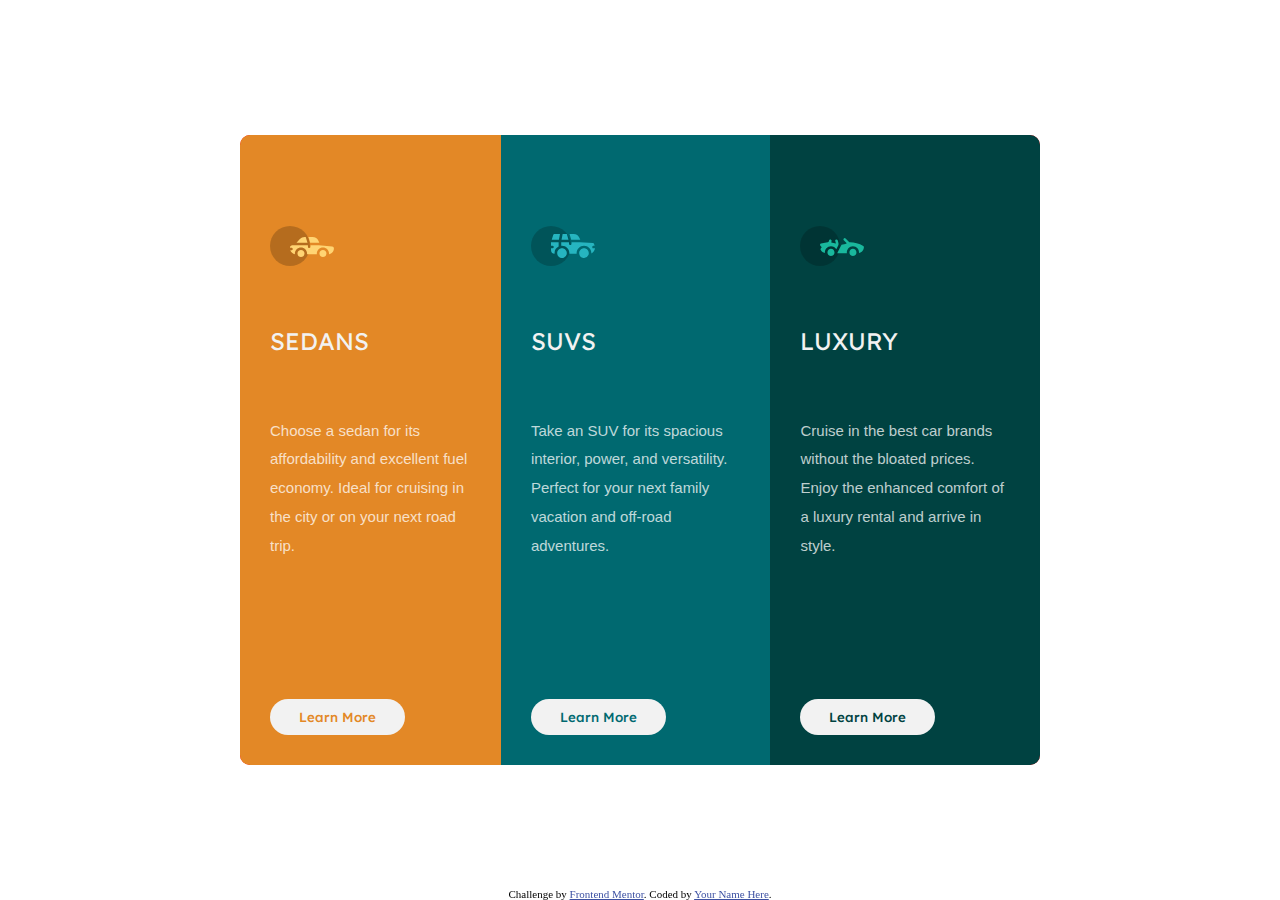
<file: 3-column-preview-card-component-main/index.html>
<!DOCTYPE html>
<html lang="en">

<head>
  <meta charset="UTF-8">
  <meta name="viewport" content="width=device-width, initial-scale=1.0">
  <!-- displays site properly based on user's device -->

  <link rel="icon" type="image/png" sizes="32x32" href="./images/favicon-32x32.png">

  <title>Frontend Mentor | 3-column preview card component</title>
  <link rel="preconnect" href="https://fonts.googleapis.com">
  <link rel="preconnect" href="https://fonts.gstatic.com" crossorigin>
  <link
    href="https://fonts.googleapis.com/css2?family=Lexend+Deca:wght@100..900&family=Montserrat:ital,wght@0,100..900;1,100..900&family=Poppins:ital,wght@0,100;0,200;0,300;0,400;0,500;0,600;0,700;0,800;0,900;1,100;1,200;1,300;1,400;1,500;1,600;1,700;1,800;1,900&display=swap"
    rel="stylesheet">

  <!-- Feel free to remove these styles or customise in your own stylesheet 👍 -->
  <style>
    * {
      padding: 0;
      margin: 0;
      box-sizing: border-box;
    }

    body {
      width: 100vw;
      height: 100vh;
      overflow-y: auto;
      display: flex;
      justify-content: center;
      align-items: center;
      border-radius: 25px;
    }

    .container {
      width: 800px;
      height: 70%;
      display: flex;
      background-color: hsl(0, 100%, 50%);
      border-radius: 10px;
      overflow: hidden;
    }

    .box1 {
      background-color: hsl(31, 77%, 52%);
      padding: 30px;
      display: flex;
      flex-direction: column;
      justify-content: space-between;
    }

    .box2 {
      background-color: hsl(184, 100%, 22%);
      padding: 30px;
      display: flex;
      flex-direction: column;
      justify-content: space-between;
    }

    .box3 {
      background-color: hsl(179, 100%, 13%);
      padding: 30px;
      display: flex;
      flex-direction: column;
      justify-content: space-between;
    }

    h2 {
      color: hsl(0, 0%, 95%);
      text-transform: uppercase;
      font-family: "Lexend Deca", sans-serif;
      font-optical-sizing: auto;
      font-weight: 400;
    }

    .sub-box {
      height: 80%;
      display: flex;
      flex-direction: column;
      justify-content: space-evenly;
    }

    p {
      font-family: "Big Shoulders Display", sans-serif;
      font-optical-sizing: auto;
      font-weight: 400;
      color: hsla(0, 0%, 100%, 0.75);
      font-size: 15px;
      line-height: 1.8rem;
    }

    button {
      width: 135px;
      padding: 10px;
      border: hsl(0, 0%, 95%);
      background-color: hsl(0, 0%, 95%);
      border-radius: 50px;
      transition: all 0.5s ease;
      font-weight: 500;
      font-family: "Lexend Deca", sans-serif;
    }

    button:hover {
      cursor: pointer;
      border: 1px solid hsl(0, 0%, 95%);
      background: transparent;
    }

    .box1 button:hover {
      color: hsl(0, 0%, 95%);
    }

    .box2 button:hover {
      color: hsl(0, 0%, 95%);
    }

    .box3 button:hover {
      color: hsl(0, 0%, 95%);
    }

    .box1 button {
      color: hsl(31, 77%, 52%);
    }

    .box2 button {
      color: hsl(184, 100%, 22%);
    }

    .box3 button {
      color: hsl(179, 100%, 13%);
    }

    img {
      width: 64px;
      height: 40px;
      display: block;
      object-fit: cover;
    }

    .attribution {
      position: fixed;
      bottom: 0;
      font-size: 11px;
      text-align: center;
    }

    .attribution a {
      color: hsl(228, 45%, 44%);
    }

    @media (max-width: 768px) {
      .container {
        width: 275px;
        height: auto;
        margin: auto 0;
        display: grid;
      }

      .box1,
      .box2,
      .box3 {
        width: 275px;
        height: 400px;
      }
    }
  </style>
</head>

<body>
  <div class="container">
    <div class="box1">
      <div class="sub-box">
        <img src="./images/icon-sedans.svg" alt="Car">
        <h2>Sedans</h2>
        <p>Choose a sedan for its affordability and excellent fuel economy. Ideal for cruising in the city
          or on your next road trip.</p>
      </div>
      <button type="button">Learn More</button>
    </div>
    <div class="box2">
      <div class="sub-box">
        <img src="./images/icon-suvs.svg" alt="Car">
        <h2>SUVS</h2>
        <p>Take an SUV for its spacious interior, power, and versatility. Perfect for your next family vacation
          and off-road adventures.</p>
      </div>
      <button type="button">Learn More</button>
    </div>
    <div class="box3">
      <div class="sub-box">
        <img src="./images/icon-luxury.svg" alt="Car">
        <h2>Luxury</h2>
        <p>Cruise in the best car brands without the bloated prices. Enjoy the enhanced comfort of a luxury
          rental and arrive in style.</p>
      </div>
      <button type="button">Learn More</button>
    </div>
  </div>
  <div class="attribution">
    Challenge by <a href="https://www.frontendmentor.io?ref=challenge" target="_blank">Frontend Mentor</a>.
    Coded by <a href="#">Your Name Here</a>.
  </div>
</body>

</html>
</file>
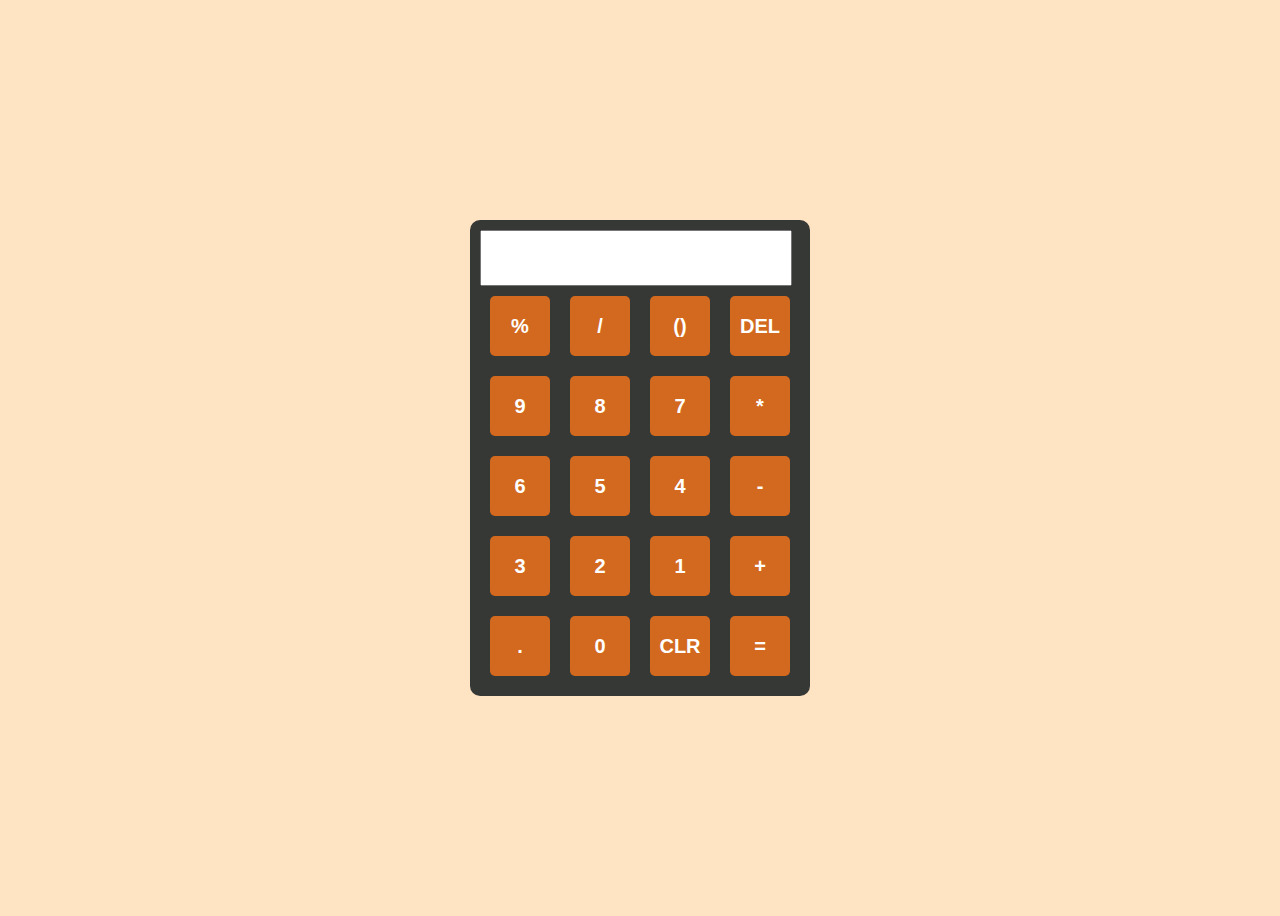
<file: Calculator/index.html>
<!DOCTYPE html>
<html lang="en">
<head>
    <meta charset="UTF-8">
    <meta name="viewport" content="width=device-width, initial-scale=1.0">
    <title>Calculator</title>
        <link rel="stylesheet" href="./index.css">
</head>
<body>
    <div class="calculator">
 <input type="text" id="display" readonly>
 <div class="buttons">
 <button onclick="appendValue('%')">%</button>
 <button onclick="appendValue('/')">/</button>
 
 <button onclick="appendValue('()')">()</button> 
 <button onclick="deleteLast()">DEL</button>
 
 <button onclick="appendValue('9')">9</button>
 <button onclick="appendValue('8')">8</button>
 <button onclick="appendValue('7')">7</button>
 <button onclick="appendValue('*')">*</button>
 <button onclick="appendValue('6')">6</button>
 <button onclick="appendValue('5')">5</button>
 <button onclick="appendValue('4')">4</button>
 <button onclick="appendValue('-')">-</button>
 <button onclick="appendValue('3')">3</button>
 <button onclick="appendValue('2')">2</button>
 <button onclick="appendValue('1')">1</button>
 <button onclick="appendValue('+')">+</button>
 <button onclick="appendValue('.')">.</button>
 <button onclick="appendValue('0')">0</button>
 <button onclick="clearDisplay()">CLR</button>
 <button onclick="calculateResult()" class="equal">=</button>
</div>
 
 

</div>
</body>
<script src="index.js"></script>

</html>
</file>
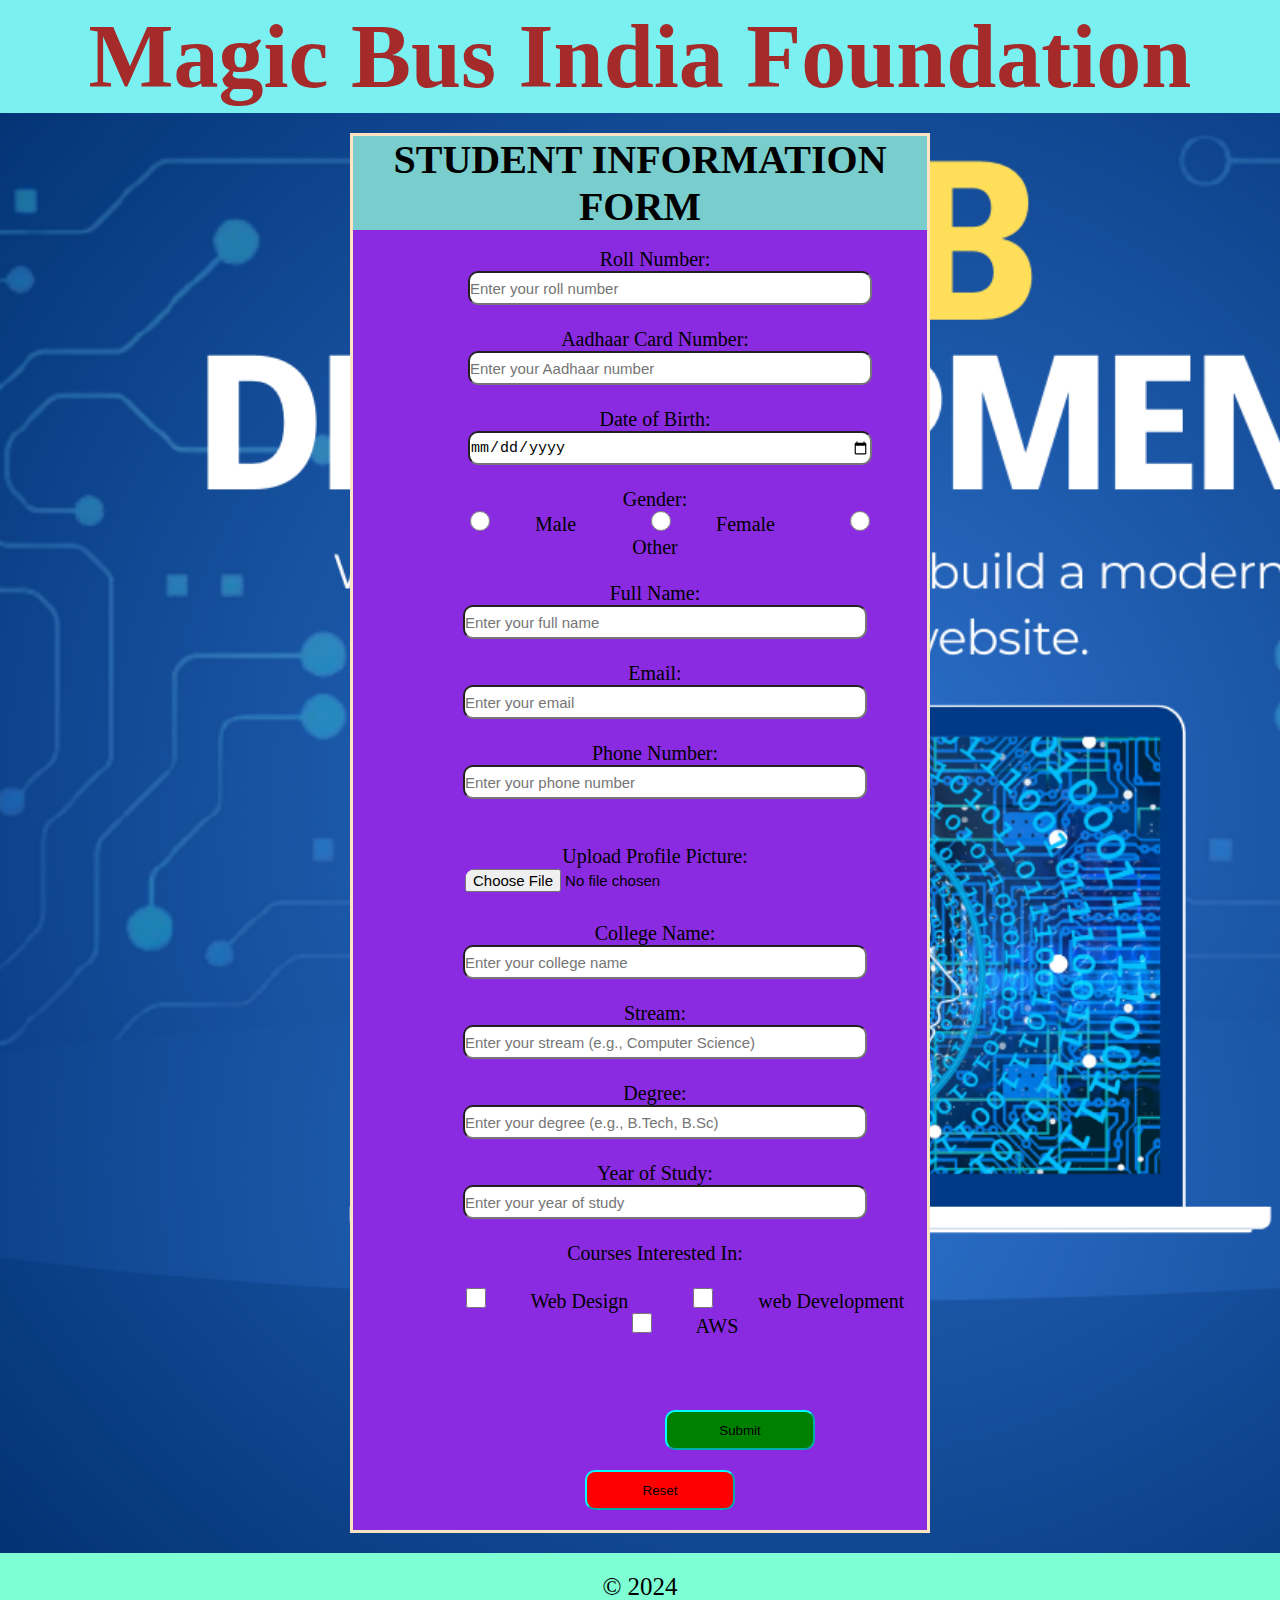
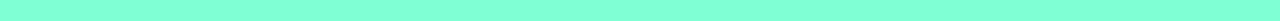
<file: form creation/index.html>
<!DOCTYPE html>
<html lang="en">

<head>
    <meta charset="UTF-8">
    <meta name="viewport" content="width=device-width, initial-scale=1.0">
    <title>Student Information Form</title>
</head>
<link rel="stylesheet" href="./index.css">

<body>
    <H1>Magic Bus India Foundation</H1>


    <form action="/submit_student_info" method="post">
        <h2>STUDENT INFORMATION FORM</h2><br>

        <!-- Personal Details Section -->
        <div id="personal">
            <label for="roll_number">Roll Number:</label><br>
            <input type="text" id="roll_number" name="roll_number" placeholder="Enter your roll number"><br><br>

            <label for="aadhaar">Aadhaar Card Number:</label><br>
            <input type="text" id="aadhaar" name="aadhaar" placeholder="Enter your Aadhaar number"><br><br>

            <label for="dob">Date of Birth:</label><br>
            <input type="date" id="dob" name="dob"><br><br>
        </div>

        <div id="gender">
            <p>Gender:</p>
            
            <input type="radio" id="male" name="gender" value="Male">
            <label for="male">Male</label>
            <input type="radio" id="female" name="gender" value="Female">
            <label for="female">Female</label>
            <input type="radio" id="other" name="gender" value="Other">
            <label for="other">Other</label><br><br>
        </div>
        <div id="contact">
            <label for="name">Full Name:</label><br>
            <input type="text" id="name" name="name" placeholder="Enter your full name"><br><br>

            <label for="email">Email:</label><br>
            <input type="email" id="email" name="email" placeholder="Enter your email"><br><br>

            <label for="phone">Phone Number:</label><br>
            <input type="tel" id="phone" name="phone" placeholder="Enter your phone number"><br><br>
        </div>
        <div id="pic">
            <br>
            <label for="profile_pic">Upload Profile Picture:</label><br>
            <input type="file" id="profile_pic" name="profile_pic" accept="image/*"><br><br>
        </div>

        <!-- Academic Details Section -->

        <div id="education">
            <label for="college_name">College Name:</label><br>
            <input type="text" id="college_name" name="college_name" placeholder="Enter your college name"><br><br>

            <label for="stream">Stream:</label><br>
            <input type="text" id="stream" name="stream"
                placeholder="Enter your stream (e.g., Computer Science)"><br><br>

            <label for="degree">Degree:</label><br>
            <input type="text" id="degree" name="degree" placeholder="Enter your degree (e.g., B.Tech, B.Sc)"><br><br>

            <label for="year_of_study">Year of Study:</label><br>
            <input type="number" id="year_of_study" name="year_of_study" min="1" max="4"
                placeholder="Enter your year of study"><br><br>
        </div>
        <!-- Courses -->
        <div id="course">
            <p>Courses Interested In:</p><br>
            <input type="checkbox" id="Web Design" name="courses" value="Web Design">
            <label for="Web Design">Web Design</label>
            <input type="checkbox" id="web Development" name="courses" value="web Development">
            <label for="web Development">web Development</label>
            <input type="checkbox" id="AWS" name="courses" value="AWS">
            <label for="AWS">AWS</label>
        </div>
        <br> <br> <br> <br>
        <!-- Buttons -->
        <div id="button">
            <button id="btn1" type="submit">Submit</button>
            <button id="btn2" type="reset">Reset</button>
        </div>

    </form>
</body>
<footer>
    <p>&copy; 2024</p>
</footer>

</html>
</file>
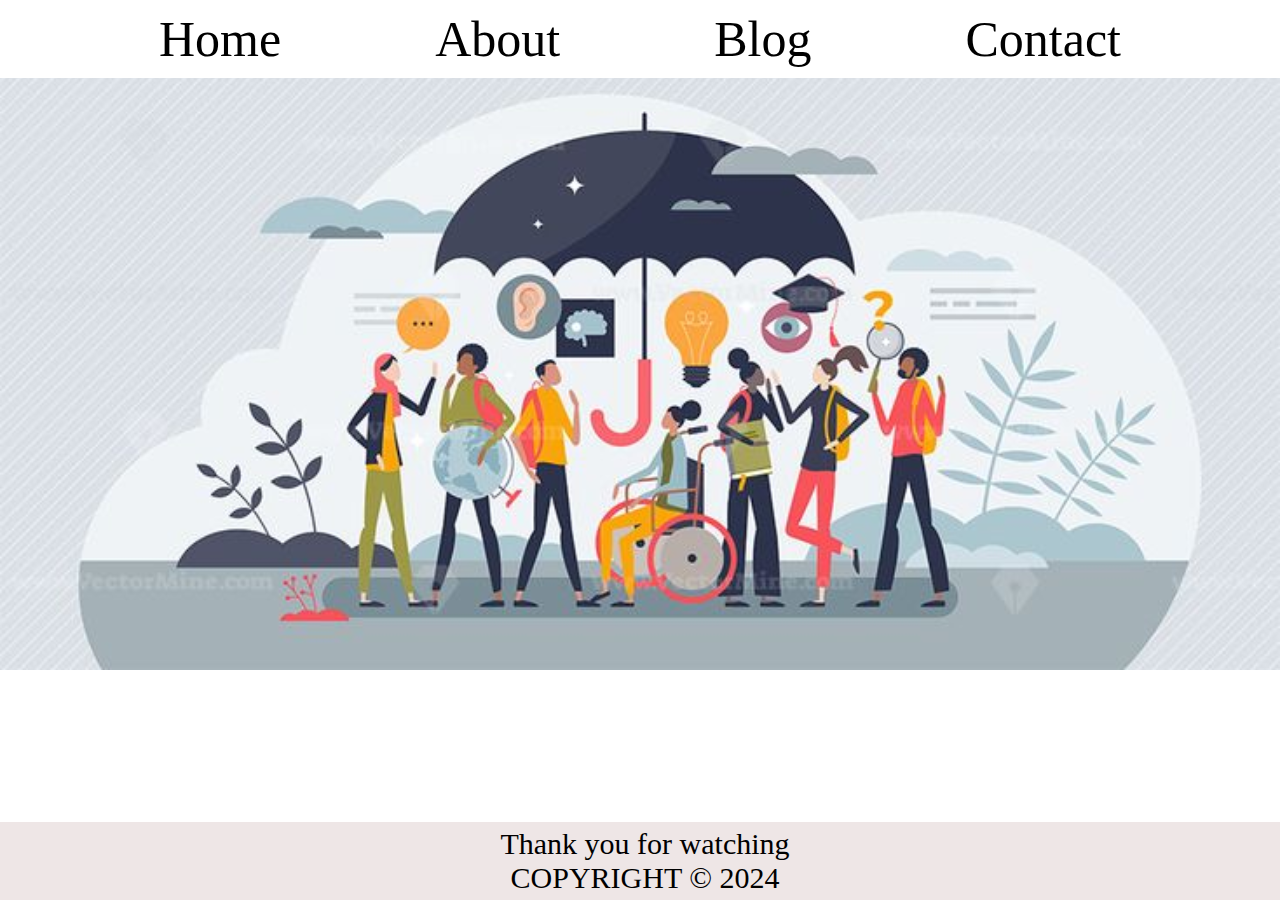
<file: htmlstructure/index.html>
<!DOCTYPE html>
<html lang="en">
<head>
    <meta charset="UTF-8">
    <meta name="viewport" content="width=device-width, initial-scale=1.0">
    <title>Sign in page</title>
    <link rel="stylesheet" href="index.css">
</head>
<body>

    <header>
      <label>Home</label>
      <label>About</label> 
      <label>Blog</label> 
      <label>Contact</label>   
    </header>
    <!-- <div>
        <label for="Email">Email  :</label>
        <input type="email" id="Email" name="email" placeholder="Enter Your Email"><br><br>
        <label for="Password">Password  :</label>
        <input type="password" id="Password" name="Password" placeholder="Enter Your Password"><br><br>
        <button>SIGN IN</button><br><br>
        <label> Don't have account? <label>Sign up</label></label>
        
       </div> -->
   <footer>
    <p>Thank you for watching</p>
    <p>COPYRIGHT &#xA9; 2024</p>
   </footer> 
</body>
</html>
</file>
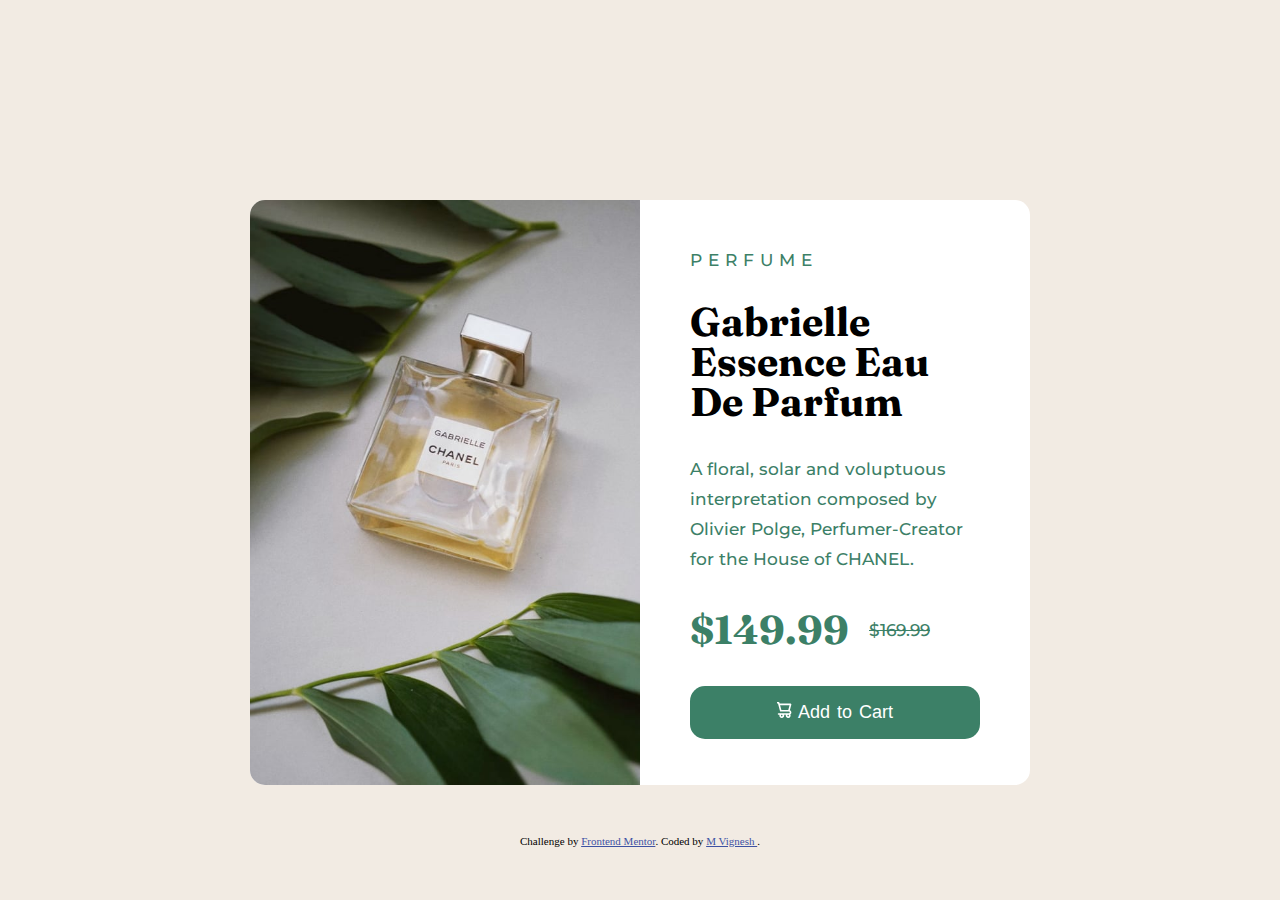
<file: product-preview-card-component-main/index.html>
<!DOCTYPE html>
<html lang="en">

<head>
  <meta charset="UTF-8">
  <meta name="viewport" content="width=device-width, initial-scale=1.0">
  <!-- displays site properly based on user's device -->

  <link rel="icon" type="image/png" sizes="32x32" href="./images/favicon-32x32.png">

  <title>Frontend Mentor | Product preview card component</title>

  <!-- Feel free to remove these styles or customise in your own stylesheet 👍 -->
  <style>
    @import url('https://fonts.googleapis.com/css2?family=Fraunces:ital,opsz,wght@0,9..144,100..900;1,9..144,100..900&family=Kumbh+Sans:wght@100..900&display=swap');
    @import url('https://fonts.googleapis.com/css2?family=Fraunces:ital,opsz,wght@0,9..144,100..900;1,9..144,100..900&family=Kumbh+Sans:wght@100..900&family=Montserrat:ital,wght@0,100..900;1,100..900&display=swap');

    * {
      margin: 0;
      padding: 0;
    }

    @media screen and (min-width: 375px) and (max-width: 700px) {
      body {
        background-color: hsl(30, 38%, 92%);
        justify-items: center;
        font-size: 14px;
      }

      #container {
        display: grid;
        grid-template-rows: 2fr 1fr;
        width: 340px;
        height: 660px;
      }

      #perfume-img {
        display: none;
      }

      #con-1 {
        background-image: url("./images/image-product-mobile.jpg");
        border-top-left-radius: 15px;
        border-top-right-radius: 15px;
        height: 290px;
        background-position: center;
        background-repeat: no-repeat;
        background-size: cover;
      }

      #con-2 {
        display: grid;
        padding: 20px;

        grid-row-gap: 15px;
      }

      button {
        height: 50px;
      }

      .text-1 {
        font-family: "Fraunces", serif;
        font-weight: 700;
        font-size: 33px;
      }

      #line {
        line-height: 30px;
        color: black;
      }

      #line2 {
        line-height: 20px;
      }

      #price-strick {
        margin-top: 10px;
        margin-left: 15px;
        text-decoration: line-through;
      }
    }

    @media screen and (min-width: 701px) {
      body {
        background-color: hsl(30, 38%, 92%);
        justify-items: center;
        font-size: 17px;
      }

      #container {
        display: grid;
        grid-template-columns: 1fr 1fr;
        width: 780px;
        height: 585px;
      }

      #con-2 {
        display: grid;
        padding: 50px;
      }

      .text-1 {
        font-family: "Fraunces", serif;
        font-weight: 700;
        font-size: 40px;
      }

      #line {
        line-height: 40px;
        color: black;
      }

      #line2 {
        line-height: 30px;
      }

      #price-strick {
        margin-top: 15px;
        margin-left: 20px;
        text-decoration: line-through;
      }

    }

    #container {
      margin-top: 200px;
      background-color: white;
      font-family: "Montserrat", sans-serif;
      font-weight: 500;
      border-radius: 15px;
      color: hsl(158, 36%, 37%);
      margin-bottom: 50px;
    }

    #perfume-img {
      width: 100%;
      border-top-left-radius: 15px;
      border-bottom-left-radius: 15px;
    }

    button {
      background-color: hsl(158, 36%, 37%);
      border-radius: 15px;
      border: 0px;
      word-spacing: 2px;
      color: white;
      font-size: 18px;
    }

    .price {
      display: grid;
      grid-template-columns: 1fr 1fr;
    }

    #per {
      font-family: 700;
      letter-spacing: 6px;
    }


    .attribution {
      font-size: 11px;
      text-align: center;
    }

    .attribution a {
      color: hsl(228, 45%, 44%);
    }
  </style>
</head>

<body>
  <div id="container">
    <div id="con-1">
      <img src="./images/image-product-desktop.jpg" alt="Perfume-img" id="perfume-img">
    </div>
    <div id="con-2">
      <div id="per">PERFUME</div>
      <div class="text-1" id="line"> Gabrielle Essence Eau De Parfum</div>
      <div id="line2">A floral, solar and voluptuous interpretation composed by Olivier Polge,
        Perfumer-Creator for the House of CHANEL.</div>
      <div class="price">
        <div class="text-1">$149.99</div>
        <div id="price-strick">$169.99</div>
      </div>
      <button><img src="./images/icon-cart.svg" alt="cart-logo"> Add to Cart</button>
    </div>
  </div>


  <div class="attribution">
    Challenge by <a href="https://www.frontendmentor.io?ref=challenge" target="_blank">Frontend Mentor</a>.
    Coded by <a href="#">  M Vignesh </a>.
  </div>
</body>

</html>
</file>
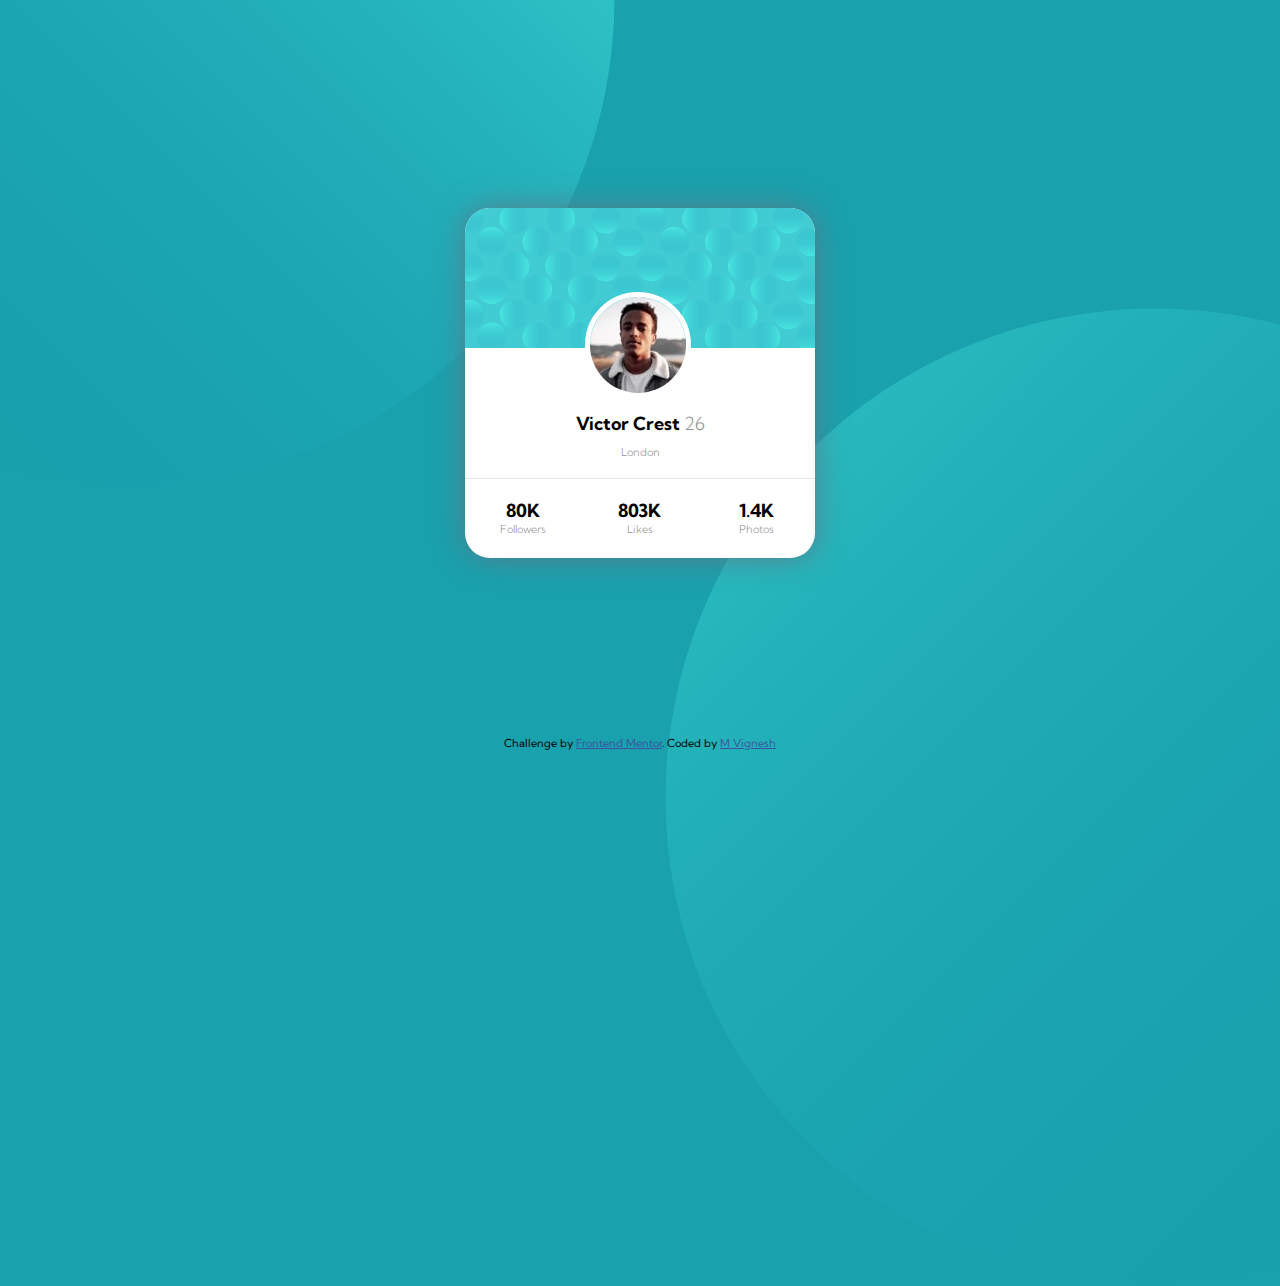
<file: profile-card-component-main/index.html>
<!DOCTYPE html>
<html lang="en">

<head>
  <meta charset="UTF-8">
  <meta name="viewport" content="width=device-width, initial-scale=1.0">
  <link rel="icon" type="image/png" sizes="32x32" href="./images/favicon-32x32.png">
  <title>Frontend Mentor | Profile card component</title>

  <!-- Feel free to remove these styles or customise in your own stylesheet 👍 -->
  <style>
    @import url('https://fonts.googleapis.com/css2?family=Kumbh+Sans:wght@100..900&display=swap');

    body {
      text-align: center;
      font-family: "Kumbh Sans", serif;
      background-color: #19a1ad;
    }

    #cont {
      position: relative;
      display: grid;
      grid-template-columns: auto auto auto;
      justify-content: center;
    }

    #con {
      position: relative;
      justify-content: center;
    }

    #card-top {
      position: relative;
      top: -500px;
      left: 150px;
    }

    #card-bottom {
      position: relative;
      top: 300px;
      right: 150px;
    }

    .container {
      z-index: 1;
      background-color: white;
      border-radius: 25px;
      margin-top: 200px;
      width: 350px;
      height: 350px;
      box-shadow: 0px 0px 30px hsla(227, 10%, 46%, 0.806);
    }

    #card-bg {
      border-top-left-radius: 25px;
      border-top-right-radius: 25px;
    }

    #pic {
      border: 5px solid white;
      border-radius: 50%;
      position: absolute;
      top: -60px;
      left: 120px;
    }

    #con-1 {
      display: grid;
      grid-template-rows: 1fr 1fr;
      grid-row-gap: 10px;
      padding-top: 60px;
      margin-bottom: 10px;
    }

    #con-2 {
      display: grid;
      padding-top: 20px;
      grid-template-columns: 1fr 1fr 1fr;
      border-top: 1px solid hsla(0, 0%, 59%, 0.238);
      width: 350px;
    }

    .text-1 {
      font-size: 18px;
      font-weight: 700;
    }

    #age {
      font-size: 18px;
    }

    .text-2 {
      color: hsl(0, 0%, 59%);
      font-size: 11px;
      font-weight: 300;
    }

    .attribution {
      position: relative;
      top: -250px;
      font-size: 11px;
      text-align: center;
    }

    .attribution a {
      color: hsl(228, 45%, 44%);
    }
  </style>
</head>

<body>

  <div id="cont">
    <img src="./images/bg-pattern-top.svg" alt="top-img" id="card-top">

    <div class="container">
      <img src="./images/bg-pattern-card.svg" alt="cardbg" id="card-bg">

      <div id="con">
        <img src="./images/image-victor.jpg" alt="pic" id="pic">
        <div id="con-1">
          <div class="text-1">Victor Crest <span class="text-2" id="age"> 26</span></div>
          <div class="text-2">London</div>
        </div>
      </div>

      <div id="con-2">
        <div class="text-1">80K</div>
        <div class="text-1">803K</div>
        <div class="text-1">1.4K</div>
        <div class="text-2">Followers</div>
        <div class="text-2">Likes</div>
        <div class="text-2">Photos</div>
      </div>
    </div>

    <img src="./images/bg-pattern-bottom.svg" alt="bottom-img" id="card-bottom">
  </div>
  <div class="attribution">
    Challenge by <a href="https://www.frontendmentor.io?ref=challenge" target="_blank">Frontend Mentor</a>.
    Coded by <a href="#">M Vignesh</a>
  </div>

</body>

</html>
</file>
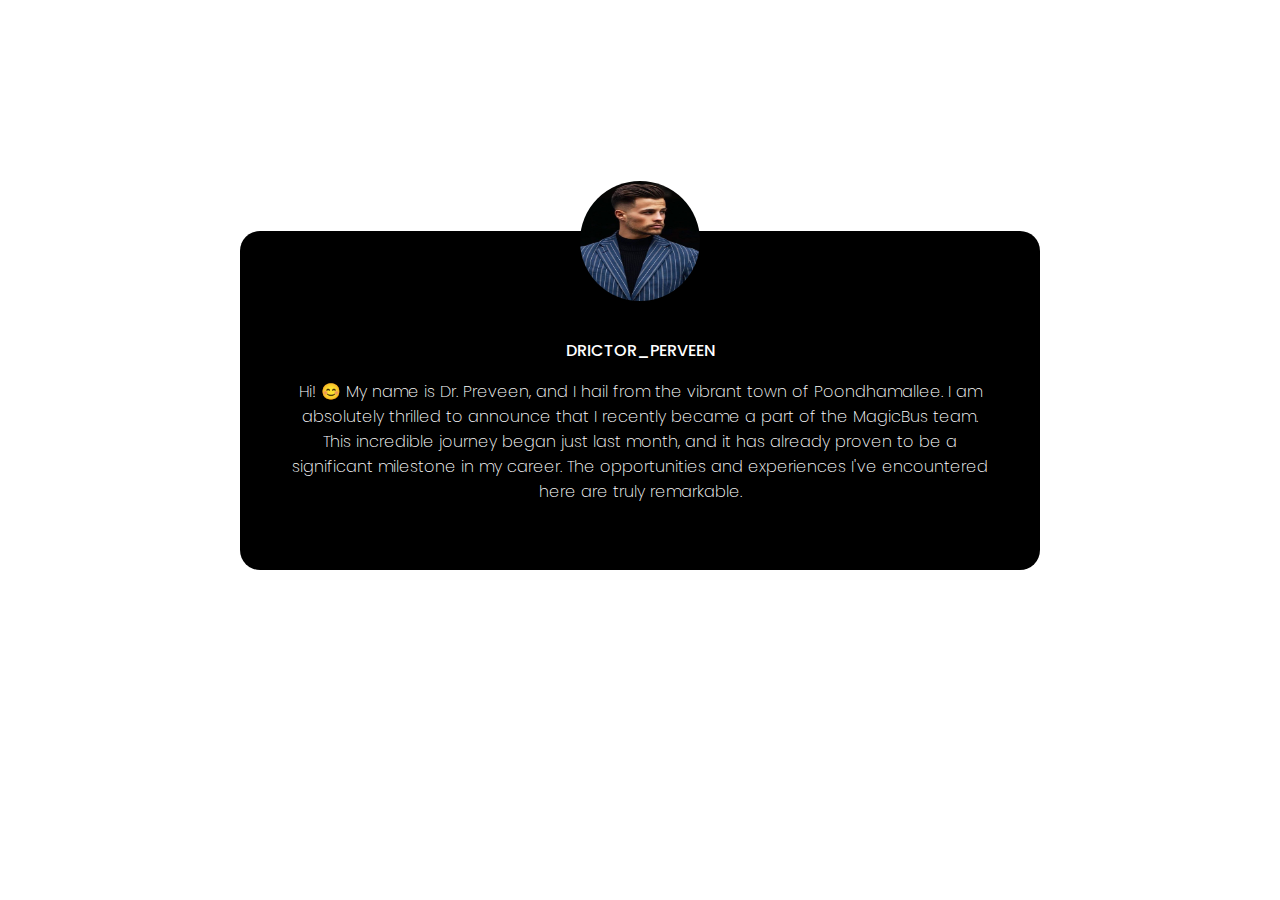
<file: testiminial/index.html>
<!DOCTYPE html>
<html lang="en">

<head>
    <meta charset="UTF-8">
    <meta name="viewport" content="width=device-width, initial-scale=1.0">
    <title>day-1 project</title>
    <link rel="stylesheet" href="./index.css">
    <link rel="preconnect" href="https://fonts.googleapis.com">
    <link rel="preconnect" href="https://fonts.gstatic.com" crossorigin>
    <link
        href="https://fonts.googleapis.com/css2?family=Poppins:ital,wght@0,100;0,200;0,300;0,400;0,500;0,600;0,700;0,800;0,900;1,100;1,200;1,300;1,400;1,500;1,600;1,700;1,800;1,900&display=swap"
        rel="stylesheet">
</head>

<body>
    <div class="container">
        <img src="" alt="profile" class="profile">
        <p class="profile_name"></p>
        <p class="content"> </p>
    </div>
</body>
<script src="./index.js"></script>

</html>
</file>
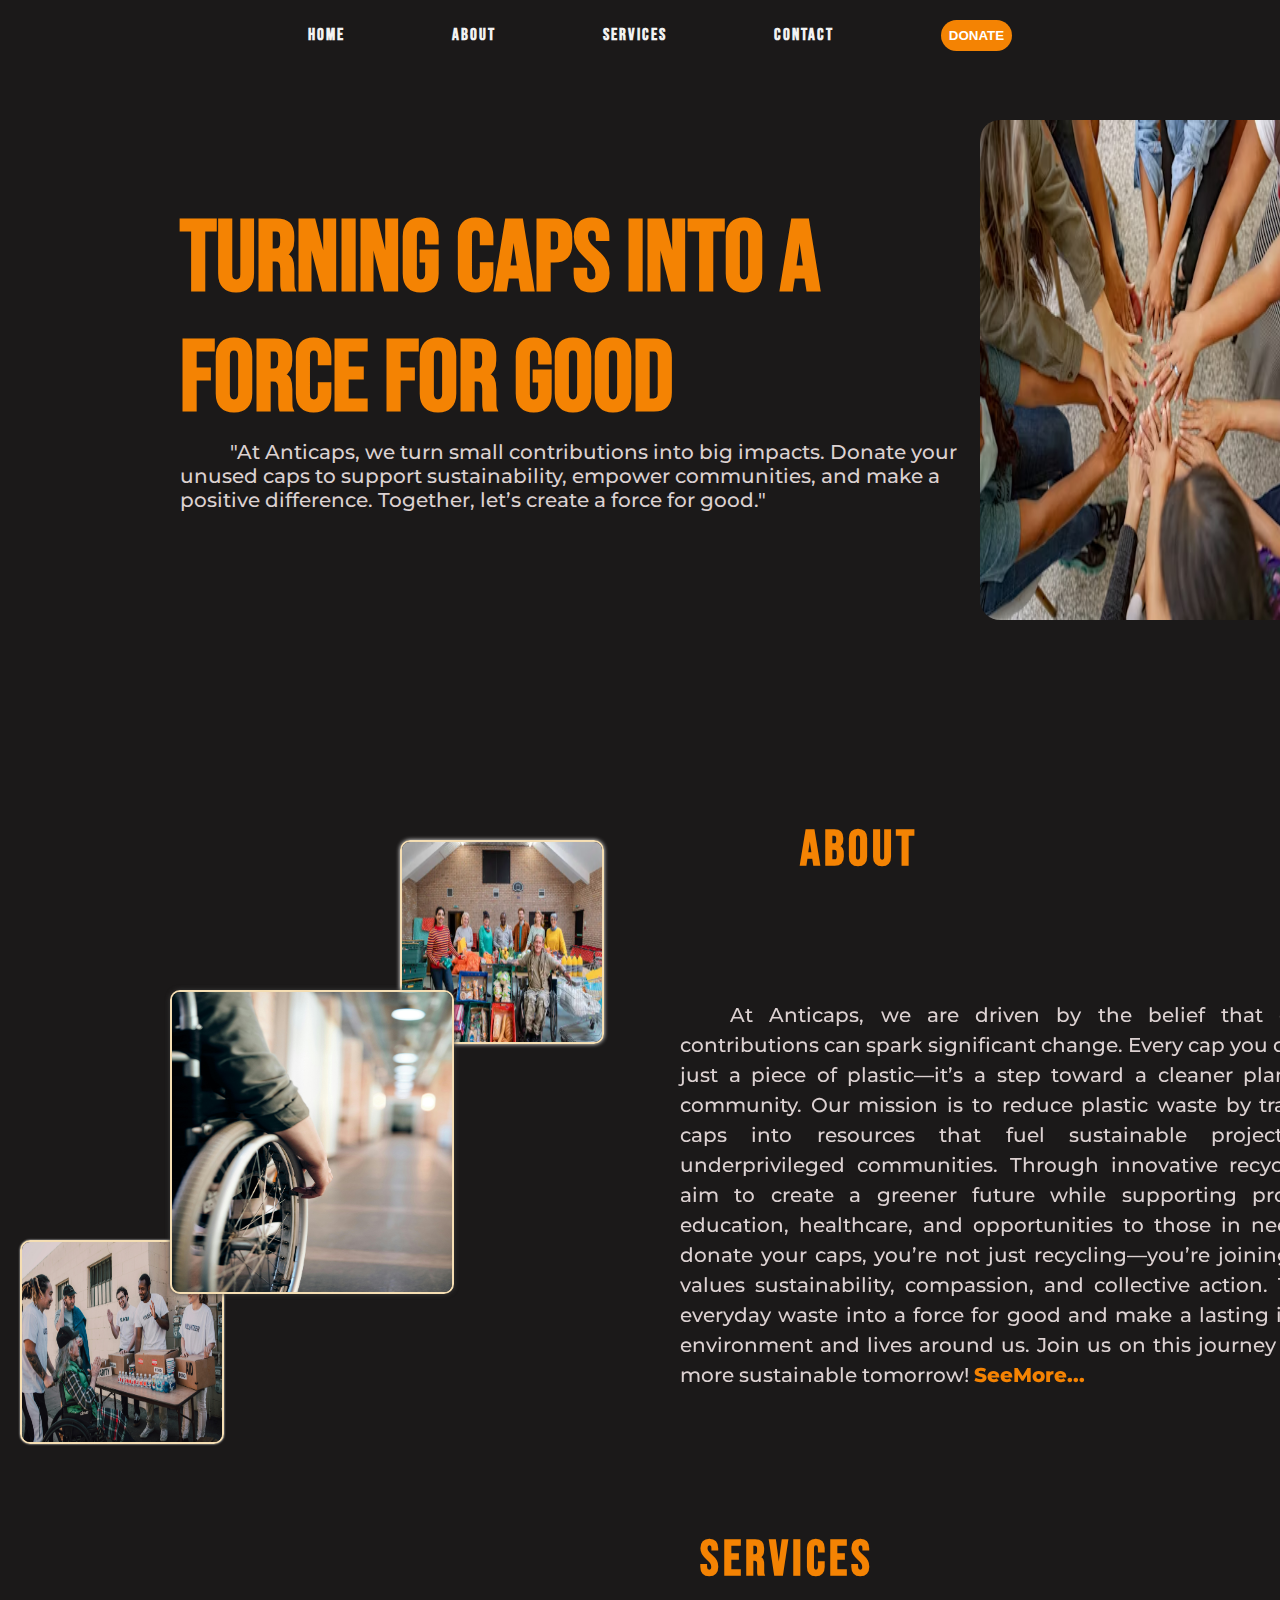
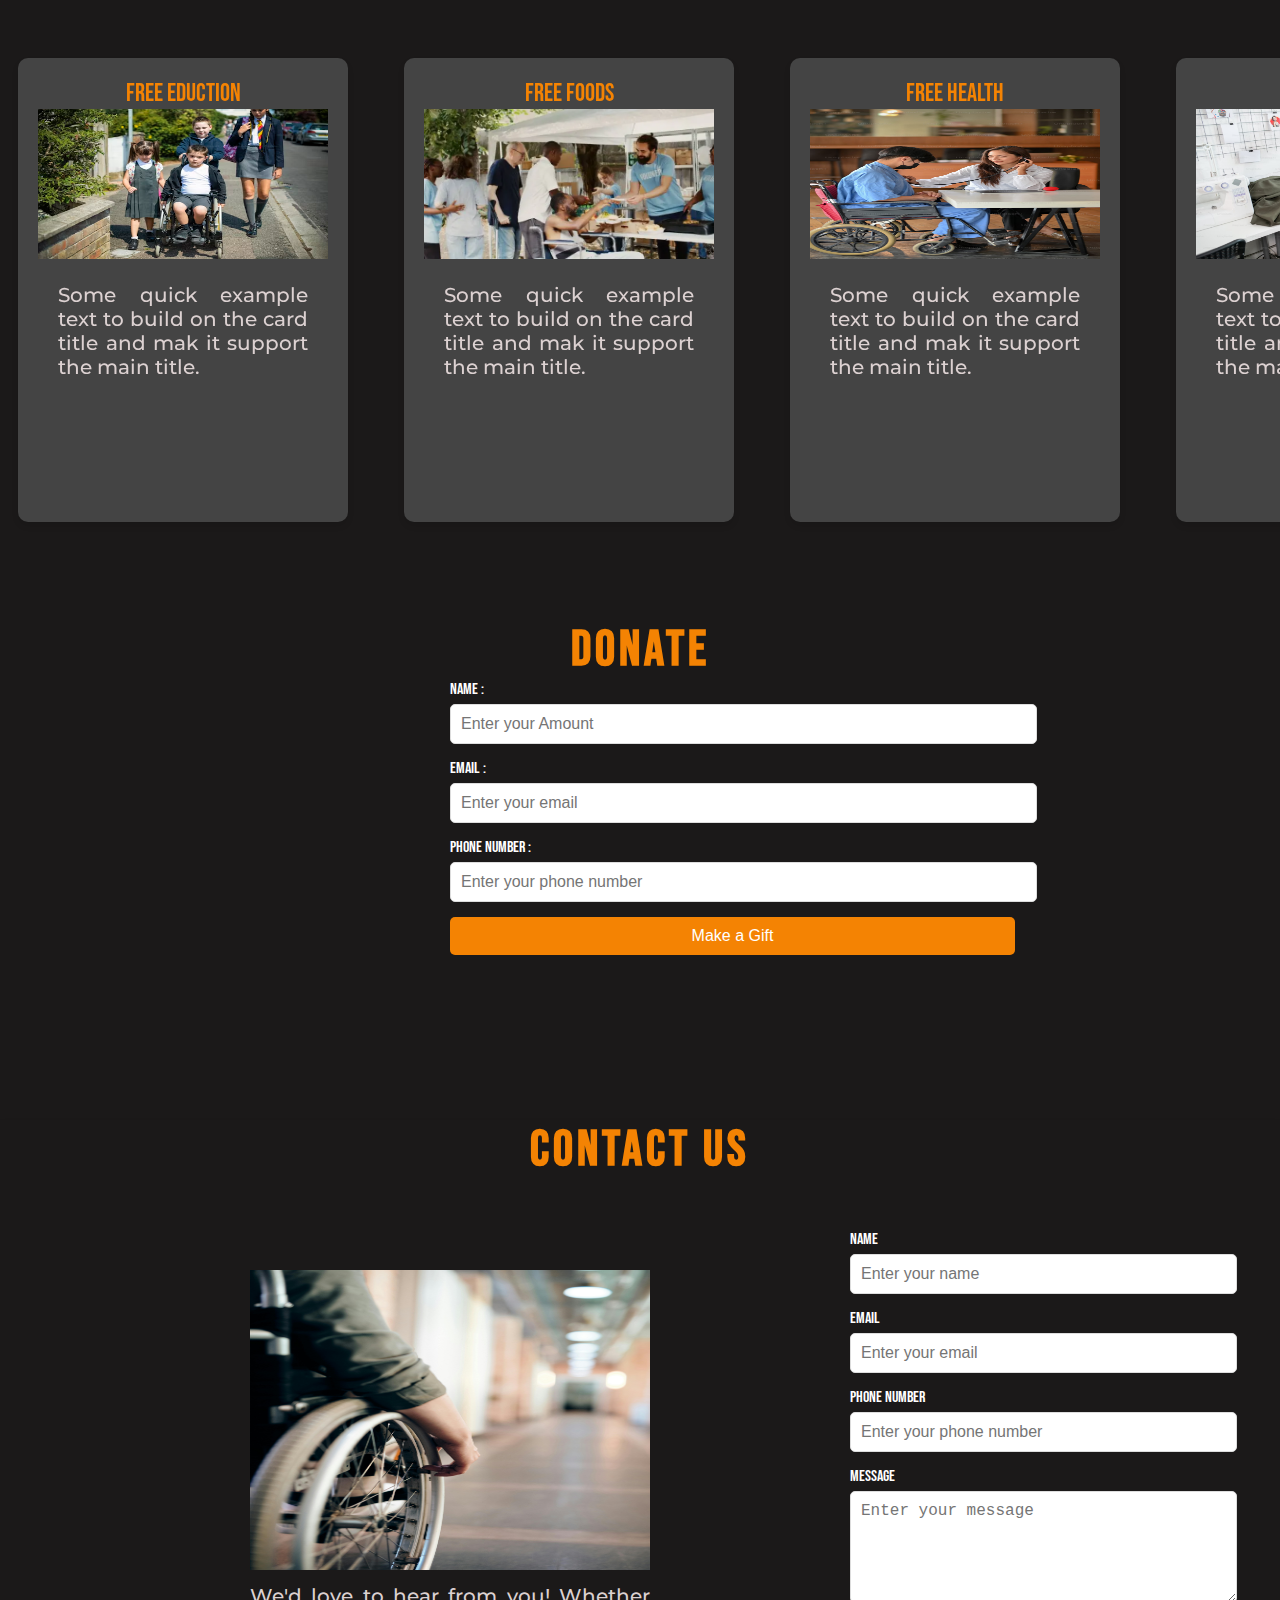
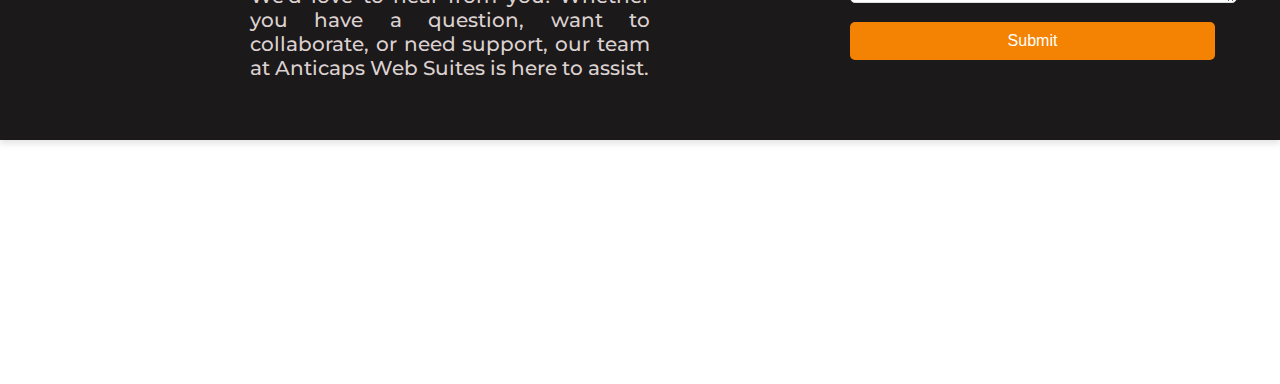
<file: website/index.html>
<!DOCTYPE html>
<html lang="en">

<head>
    <meta charset="UTF-8">
    <meta name="viewport" content="width=device-width, initial-scale=1.0">
    <title>From</title>
    <link rel="stylesheet" href="./index.css">
    <link rel="preconnect" href="https://fonts.googleapis.com">
    <link rel="preconnect" href="https://fonts.gstatic.com" crossorigin>
    <link
        href="https://fonts.googleapis.com/css2?family=Bebas+Neue&family=Montserrat:ital,wght@0,100..900;1,100..900&display=swap"
        rel="stylesheet">
</head>

<body>
    <header>
        <div class="topnav">
            <a class="active" href="#home">Home</a>
            <a href="#about">About</a>
            <a href="#service">Services</a>
            <a href="#contact">Contact</a>
            <a href="#donate"><button class="btn">DONATE</button></a>


        </div>
    </header>

    <!-- Home section -->
    <section id="home">
        <div class="headtext">
            <h2 class="topic">Turning Caps into a Force for Good</h2>
            <p class="homepara">
                "At Anticaps, we turn small contributions into big impacts. Donate your unused caps to support
                sustainability, empower communities, and make a positive difference. Together, let’s create a force for
                good."
            </p>
        </div>
        <div class="images">
            <img src="home.avif" alt="" class="homeimg">
        </div>



    </section>

    <!-- About section -->

    <section id="about">

        <div class="aboutimg">
            <img src="./pexels-marcus-aurelius-4064229.jpg" alt="" class="mid">
            <img src="helping.webp" alt="" class="tside">
            <img src="./pexels-rdne-6646916.jpg" alt="" class="bside">
        </div>
        <h1>ABOUT</h1>
        <p class="abouttext">At Anticaps, we are driven by the belief that even the smallest contributions can spark
            significant change. Every cap you donate is more than just a piece of plastic—it’s a step toward a cleaner
            planet and a stronger community. Our mission is to reduce plastic waste by transforming unused caps into
            resources that fuel sustainable projects and empower underprivileged communities.

            Through innovative recycling initiatives, we aim to create a greener future while supporting programs that
            bring education, healthcare, and opportunities to those in need. By choosing to donate your caps, you’re not
            just recycling—you’re joining a movement that values sustainability, compassion, and collective action.

            Together, let’s turn everyday waste into a force for good and make a lasting impact on both the environment
            and lives around us. Join us on this journey to build a brighter, more sustainable tomorrow!
            <span>SeeMore...</span>
        </p>

    </section>

    <!-- services section -->

    <section id="service">
        <h1>SERVICES</h1>

        <div class="card">
            <div class="card-body">
                <h5 class="card-title">Free Eduction</h5>
                <img src="education.avif" alt="pic1" class="cardimg">
                <p class="card-text">Some quick example text to build on the card title and mak
                    it support the main title.</p>

            </div>
            <div class="card-body">
                <h5 class="card-title">Free Foods</h5>
                <img src="food.webp" alt="pic2" class="cardimg">
                <p class="card-text">Some quick example text to build on the card title and mak
                    it support the main title.</p>

            </div>
            <div class="card-body">
                <h5 class="card-title">Free Health</h5>
                <img src="health.avif" alt="pic3" class="cardimg">
                <p class="card-text">Some quick example text to build on the card title and mak
                    it support the main title.</p>

            </div>
            <div class="card-body">
                <h5 class="card-title">Jobs Offer</h5>
                <img src="service 1" alt="pic3" class="cardimg">
                <p class="card-text">Some quick example text to build on the card title and mak
                    it support the main title.</p>

            </div>
        </div>

    </section>






    <!-- donate section -->

    <section id="donate">
        <h1>Donate</h1>
        <form class="donate-form" action="/submit-donate" method="POST">
            <label for="name">Name : </label>
            <input type="text" id="name" name="name" placeholder="Enter your Amount" required><br>
    
            <label for="email">Email : </label>
            <input type="email" id="email" name="email" placeholder="Enter your email" required><br>
    
            <label for="phone">Phone Number : </label>
            <input type="tel" id="phone" name="phone" placeholder="Enter your phone number">
    
           <button type="submit">Make a Gift</button>
        </form>

 

    </section>

    <!-- Contact section -->

    <section id="contact">
        <h1>Contact Us</h1>

        <div class="con">
        <div class="con_img">
            <img src="pexels-marcus-aurelius-4064229.jpg" alt="">
            <p>We'd love to hear from you! Whether you have a question, want to collaborate, or need support, our team at Anticaps Web Suites is here to assist.</p>
        </div>
        <form class="contact-form" action="/submit-contact" method="POST">
           
            <label for="name">Name</label>
            <input type="text" id="name" name="name" placeholder="Enter your name" required>
    
            <label for="email">Email</label>
            <input type="email" id="email" name="email" placeholder="Enter your email" required>
    
            <label for="phone">Phone Number</label>
            <input type="tel" id="phone" name="phone" placeholder="Enter your phone number">
    
            <label for="message">Message</label>
            <textarea id="message" name="message" placeholder="Enter your message" rows="5" required></textarea>
    
            <button type="submit">Submit</button>
        </form>
    </div>
    </section>



</body>

</html>
</file>
<file: Calculator/index.css>
body{
    background-color: bisque;
    display: flex;
    height: 100vh;
    justify-content: center;
    align-items: center;

}
.calculator{
    background-color: #363836;
    padding: 10px;
    justify-content: center;
    border-radius: 10px;
   
}
#display{
    width: 100%;
    height: 50px;
    max-width: 304px;

}
.buttons{
 
   display: grid;
   grid-template-columns: 1fr 1fr 1fr 1fr;
   justify-content: space-evenly;
   row-gap: 20px;
   column-gap: 20px;
   padding: 10px;
   
}
button{
    height: 60px;
    width: 60px;
  
    color: rgb(255, 255, 255);
    background-color: chocolate;
    font-weight: 800;
    font-size: 20px;
    text-align: center;
    border-style: none;
    border-radius: 5px;
 
    }
</file>
<file: form creation/index.css>
* {
    padding: 0;
    margin: 0;
}

h1 {
    font-size: 90px;
    background-color: rgb(122, 240, 240);
    padding: 5px;
    text-align: center;
    color: brown;
}

h2 {
    font-size: 40px;
    background-color: rgb(122, 205, 205);
    text-align: center;
}

body {
    background-image: url(./bg1.png);
    background-repeat: no-repeat;
    background-size: cover;
}

form {

    margin-top: 20px;
    margin-left: 350px;
    margin-right: 350px;
    margin-bottom: 20px;
    background-color: blueviolet;
    border-style: solid;
    border-color: bisque;
    text-align: center;
}

#personal {
    font-size: 20px;
    margin-left: 30px;
}

#personal input {
    font-size: 15px;
    border-radius: 10px;
    width: 400px;
    height: 30px;
    margin-left: 30px;

}

#gender {
    font-size: 20px;
    margin-left: 30px;
}

#gender input {
    margin-left: 20px;
    border-radius: 10px;
    width: 100px;
    height: 20px;
    margin-left: 30px;
}

#contact {
    font-size: 20px;
    margin-left: 30px;

}

#contact input {
    font-size: 15px;
    border-radius: 10px;
    width: 400px;
    height: 30px;
    margin-left: 20px;

}

#pic {
    font-size: 20px;
    margin-left: 30px;

}

#pic input {
    font-size: 15px;
    border-radius: 10px;
    width: 400px;
    height: 30px;
    margin-left: 20px;

}

#education {
    font-size: 20px;
    margin-left: 30px;
}

#education input {
    font-size: 15px;
    border-radius: 10px;
    width: 400px;
    height: 30px;
    margin-left: 20px;
}

#course {
    font-size: 20px;
    margin-left: 30px;
}

#course input {
    margin-left: 20px;
    border-radius: 10px;
    width: 100px;
    height: 20px;
    margin-left: 20px;
}

footer {
    background-color: aquamarine;
    padding: 20px;
    text-align: center;
    font-size: 25px;

}

#btn1 {
    width: 150px;
    height: 40px;
    background-color: green;
    border-radius: 10px;
    border-color: aqua;
    margin-left: 220px;
    margin-right: 20px;
    margin-bottom: 20px;

}

#btn2 {
    width: 150px;
    height: 40px;
    border-radius: 10px;
    border-color: aqua;
    margin-left: 60px;
    margin-right: 20px;
    margin-bottom: 20px;
    background-color: red;
}
</file>
<file: htmlstructure/index.css>
* {
    padding: 0;
    margin: 0;
}

header {
    background-color: #ffffff;
    padding: 10px;
    text-align: center;
    word-spacing: 150px;
}

body {
    background-repeat: no-repeat;
    background-size: cover;
    text-align: center;
    background-image: url(./LOGO2.jpeg);
    background-blend-mode: color-dodge;
    
}

label {
    border: black;
    border-color: aqua;
    border-block: 50px;
    font-size: 50px;
    text-align: center;
    color: rgb(0, 0, 0);
    boder -radius: 50%;
}

button {
    border-color: aqua;
    background-color: white;
    font: bolder;
    font-size: 30px;
    color: black;
    border-radius: 10px;
}

footer {
    background-color: #eee6e6;
    padding: 5px;
    font-size: 30px;

    position: fixed;
    left: 0;
    bottom: 0;
    width: 100%;
    text-align: center;
}
</file>
<file: testiminial/index.css>
/* * {
    margin: 0;
    padding: 0;
}

@media screen and (min-width:300) and (max-width:490){
    .container{
        width: 100%;
        padding: 20px;
    }

    
} */


body {
    display: flex;
    justify-content: center;
    align-items: center;
    height: 100px;
    margin: 0;
    padding: 0;


}

.container {

    background-color: black;
    color: white;
    position: relative;
    width: 80%;
    max-width: 700px;
    top: 350px;
    padding: 50px;
    border-radius: 20px;
    text-align: center;

}

.profile {
   display: inline-block;
    text-align: center;
    border-radius: 50%;
    width: 120px;
    height: 120px;
    margin-top: -100px;
    right: 230px;
}

.profile_name {
    margin-top: 33px;
    text-align: center;
    font-family: "Poppins", sans-serif;
    font-weight: 500;
    font-style: normal;
}

.content {
    text-align: center;
    margin-top: 9px;
    font-family: "Poppins", sans-serif;
    font-weight: 200;
    font-style: normal;
}
</file>
<file: website/index.css>
* {
  padding: 0;
  margin: 0;

}

header {
  background-color: rgb(27, 25, 25);
  padding: 20px;
  text-align: center;
  justify-content: space-around;
  font-size: 20px;
  text-decoration: none;
  word-spacing: 70px;
  text-decoration: none;
  position: fixed;
  width: 100%;


}

.topnav a {
  font-family: "Bebas Neue", serif;
  font-weight: 800;
  color: #f2f2f2;
  text-align: center;
  padding: 14px 16px;
  text-decoration: none;
  font-size: 17px;
  font-weight: 800;
  letter-spacing: 2px;
  z-index: 2;
}

.topnav a:hover {
  font-family: "Bebas Neue", serif;
  font-weight: 800;
  color: rgb(255, 128, 0);
  text-align: center;
  padding: 14px 16px;
  text-decoration: none;
  font-size: 17px;
  font-weight: 800;
  letter-spacing: 2px;
}




.btn {
  background-color: rgb(244, 131, 3);
  padding: 8px;
  border-radius: 25px;
  border-style: none;
  color: white;
  font-weight: 800;
}

.btn:hover {
  background-color: rgba(231, 133, 36, 0.841);
  padding: 8px;
  border-radius: 25px;
  border-style: none;
  color: white;
  font-weight: 800;
}

#home {
  display: flex;
  background-color: rgb(27, 25, 25);
  width: 100%;
  height: 740px;



}

.homeimg {
  height: 500px;
  width: 350px;
  border-radius: 20px;
  margin-top: 120px;
  margin-right: 100px;


}

.homepara {
  text-indent: 50px;
  font-size: 20px;
  font-family: "Montserrat", serif;
  font-optical-sizing: auto;
  font-weight: 500;
  font-style: normal;
  color: rgb(220, 209, 209);
  width: 800px;
  margin-left: 80px;


}

.topic {

  font-family: "Bebas Neue", serif;
  font-weight: 800;
  font-size: 100px;
  width: 800px;
  font-style: normal;
  color: rgb(244, 131, 3);
  margin-left: 80px;
}

.headtext {

  margin-top: 200px;
  margin-left: 100px;

}

/* ABOUT SECTION */

#about {
  display: flex;
  background-color: rgb(27, 25, 25);
  width: 100%;
  height: 740px;


}

#about h1 {

  font-family: "Bebas Neue", serif;
  color: rgb(244, 131, 3);
  margin-top: 80px;
  margin-left: 200px;
  letter-spacing: 4px;
  font-size: 50px;

}

.aboutimg {
  position: relative;
  height: 600px;
  width: 600px;

  top: 100px;
  left: 20px;
}

.tside {
  position: absolute;
  width: 200px;
  height: 200px;
  left: 380px;
  top: px;
  z-index: 1;
  border: 2px solid wheat;
  border-radius: 10px;
  box-shadow: 0px 0px 4px whitesmoke;

}

.mid {
  position: absolute;
  width: 280px;
  height: 300px;
  left: 150px;
  top: 150px;
  z-index: 2;
  border: 2px solid wheat;
  border-radius: 10px;
  box-shadow: 0px 0px 5px rgb(60, 59, 59);
}

.bside {
  position: absolute;
  width: 200px;
  height: 200px;
  top: 400px;
  z-index: 1;
  border: 2px solid wheat;
  border-radius: 10px;
  box-shadow: 0px 0px 2px whitesmoke;

}

.abouttext {
  position: absolute;
  left: 600px;
  top: 1000px;
  text-align: justify;
  line-height: 30px;
  text-indent: 50px;
  font-size: 20px;
  font-family: "Montserrat", serif;
  font-weight: 500;
  font-style: normal;
  color: rgb(220, 209, 209);
  width: 800px;
  margin-left: 80px;


}

span {
  color: rgb(244, 131, 3);
  font-weight: 800;
}


/* Service section  */

#service {

  background-color: rgb(27, 25, 25);
  width: 100%;
  height: 740px;
  position: relative;

}

#service h1 {
  position: relative;
  font-family: "Bebas Neue", serif;
  color: rgb(244, 131, 3);
  top: 50px;
  margin-left: 700px;
  letter-spacing: 4px;
  font-size: 50px;

}

.card {
  display: flex;
  width: 100%;
  height: 500px;
  gap: 20px;
  margin-top: 100px;
}

.card-body {

  background-color: #444444;
  padding: 20px;
  border-radius: 10px;
  text-align: center;
  box-shadow: 0 4px 6px rgba(0, 0, 0, 0.1);
  transition: transform 0.3s, box-shadow 0.3s;
  margin: 18px;
}


.cardimg {
  width: 100%;
  height: 150px;



}

.card-body p {
  padding: 20px;
  width: 250px;
  font-size: 20px;
  text-align: justify;
  font-family: "Montserrat", serif;
  font-weight: 500;
  font-style: normal;
  color: rgb(220, 209, 209);
}

.card-title {
  font-family: "Bebas Neue", serif;
  font-size: 25px;
  font-weight: 500;
  color: rgb(244, 131, 3);
}



/* Contact section */

#contact {

  background-color: rgb(27, 25, 25);
  box-shadow: 0 4px 6px rgba(0, 0, 0, 0.1);
  width: 100%;
  height: 620px;
}

.con {
  display: flex;
}



#contact img {

  position: relative;
  height: 300px;
  width: 400px;
  top: 90px;
  left: 250px;

}

#contact p {

  position: relative;
  height: 400px;
  width: 400px;
  top: 100px;
  left: 250px;
  font-size: 20px;
  text-align: justify;
  font-family: "Montserrat", serif;
  font-weight: 500;
  font-style: normal;
  color: rgb(220, 209, 209);

}

#contact h1 {

  font-family: "Bebas Neue", serif;
  color: rgb(244, 131, 3);
  text-align: center;
  letter-spacing: 4px;
  font-size: 50px;

}

.contact-form label {
  font-family: "Bebas Neue", serif;
  font-weight: 200;
  display: block;
  margin-bottom: 5px;
  margin-left: 300px;
  color: white;

}

.contact-form input,
.contact-form textarea,
.contact-form button {
  width: 50%;
  padding: 10px;
  margin-bottom: 15px;
  border: 1px solid #ddd;
  border-radius: 5px;
  font-size: 16px;
  margin-left: 300px;
}

.contact-form button {
  background-color: rgb(244, 131, 3);
  top: 50px;
  color: #fff;
  border: none;
  cursor: pointer;
}

.contact-form button:hover {
  background-color: rgba(231, 133, 36, 0.841);
}

.contact-form {
  margin-left: 150px;
  margin-top: 50px;
}




/* donate Section */

#donate {

  background-color: rgb(27, 25, 25);
  width: 100%;
  height: 500px;
  text-align: justify;
  justify-content: center;
}

#donate h1 {
  font-family: "Bebas Neue", serif;
  color: rgb(244, 131, 3);
  text-align: center;
  letter-spacing: 4px;
  font-size: 50px;

  
}

.donate-form {
  margin-left: 150px;

}


.donate-form label {
  font-family: "Bebas Neue", serif;
  font-weight: 200;
  display: block;
  margin-bottom: 5px;
  margin-left: 300px;
  color: white;

}

.donate-form button {
  background-color: rgb(244, 131, 3);
  top: 50px;
  color: #fff;
  border: none;
  cursor: pointer;
}

.donate-form input,
.donate-form textarea,
.donate-form button {
  width: 50%;
  padding: 10px;
  margin-bottom: 15px;
  border: 1px solid #ddd;
  border-radius: 5px;
  font-size: 16px;
  margin-left: 300px;
}

.donate-form button {
  background-color: rgb(244, 131, 3);
  top: 50px;
  color: #fff;
  border: none;
  cursor: pointer;
}

.donate-form button:hover {
  background-color: rgba(231, 133, 36, 0.841);
}
</file>
